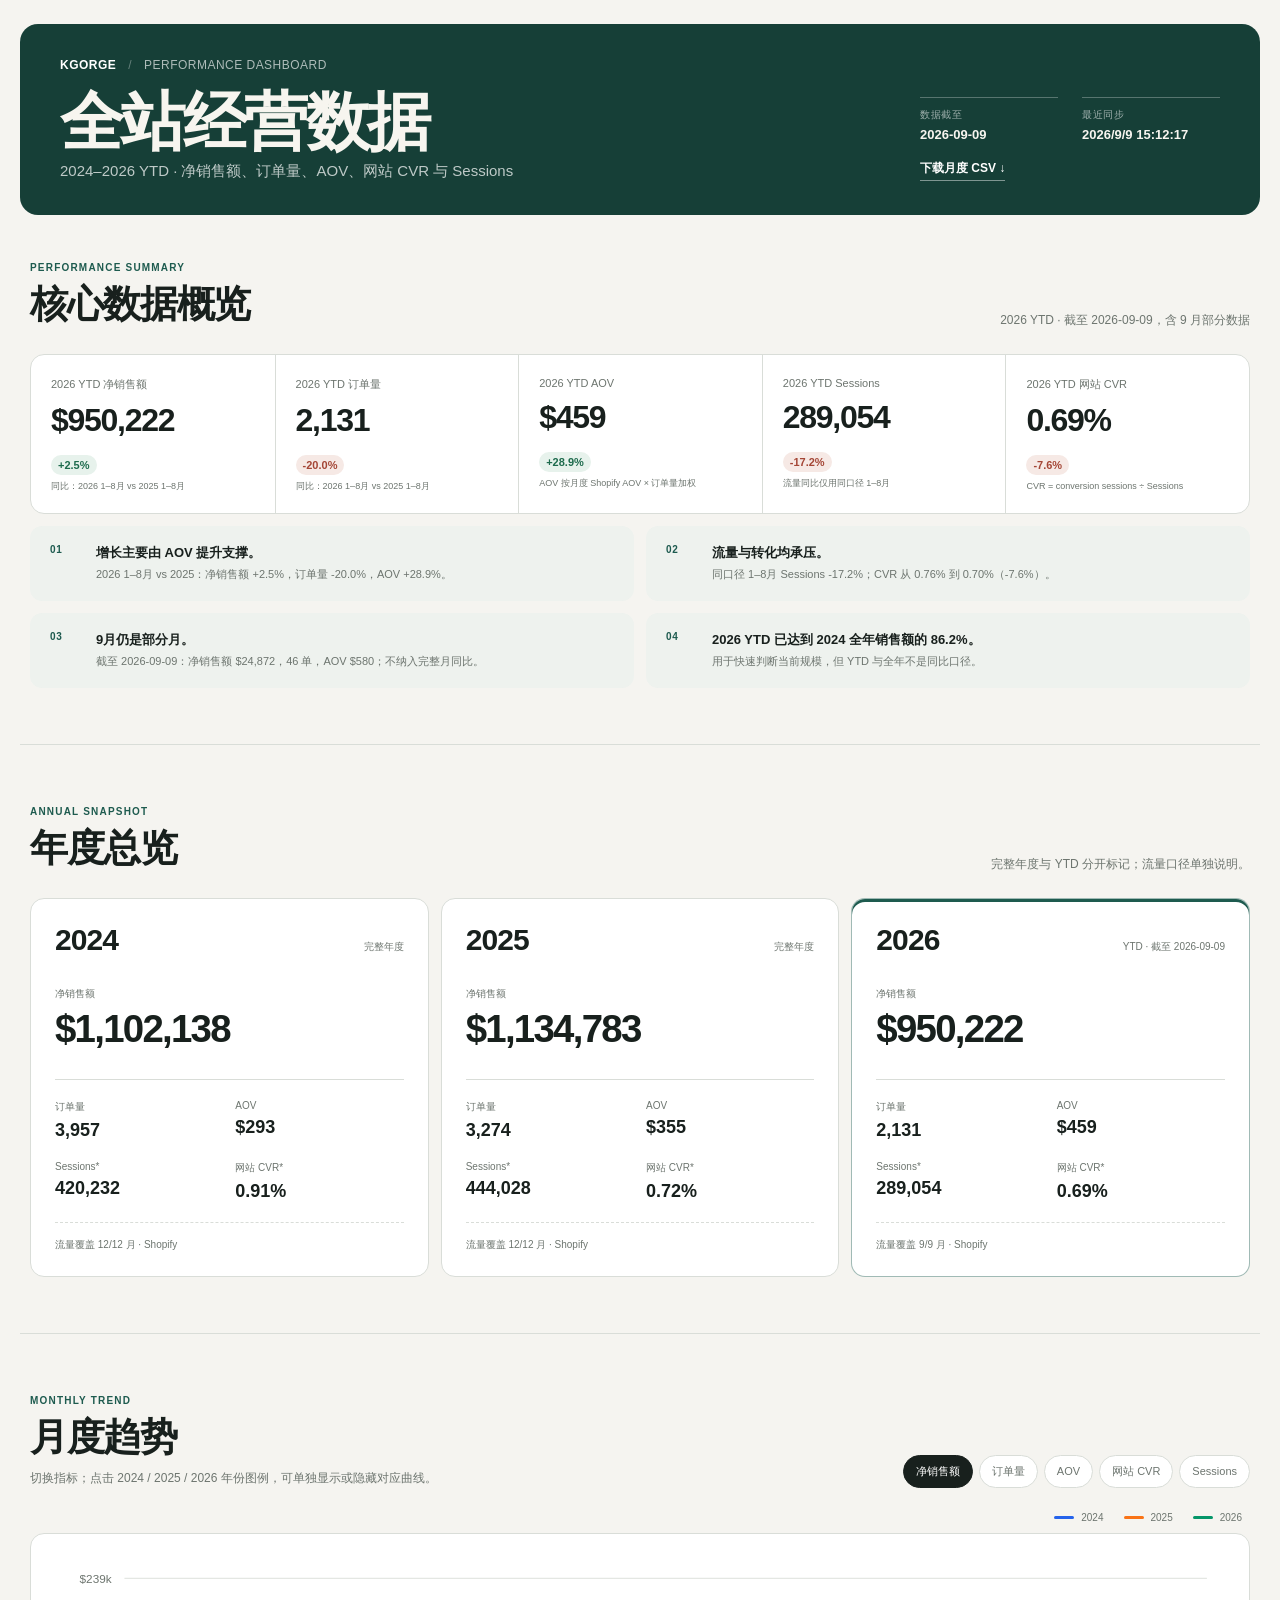
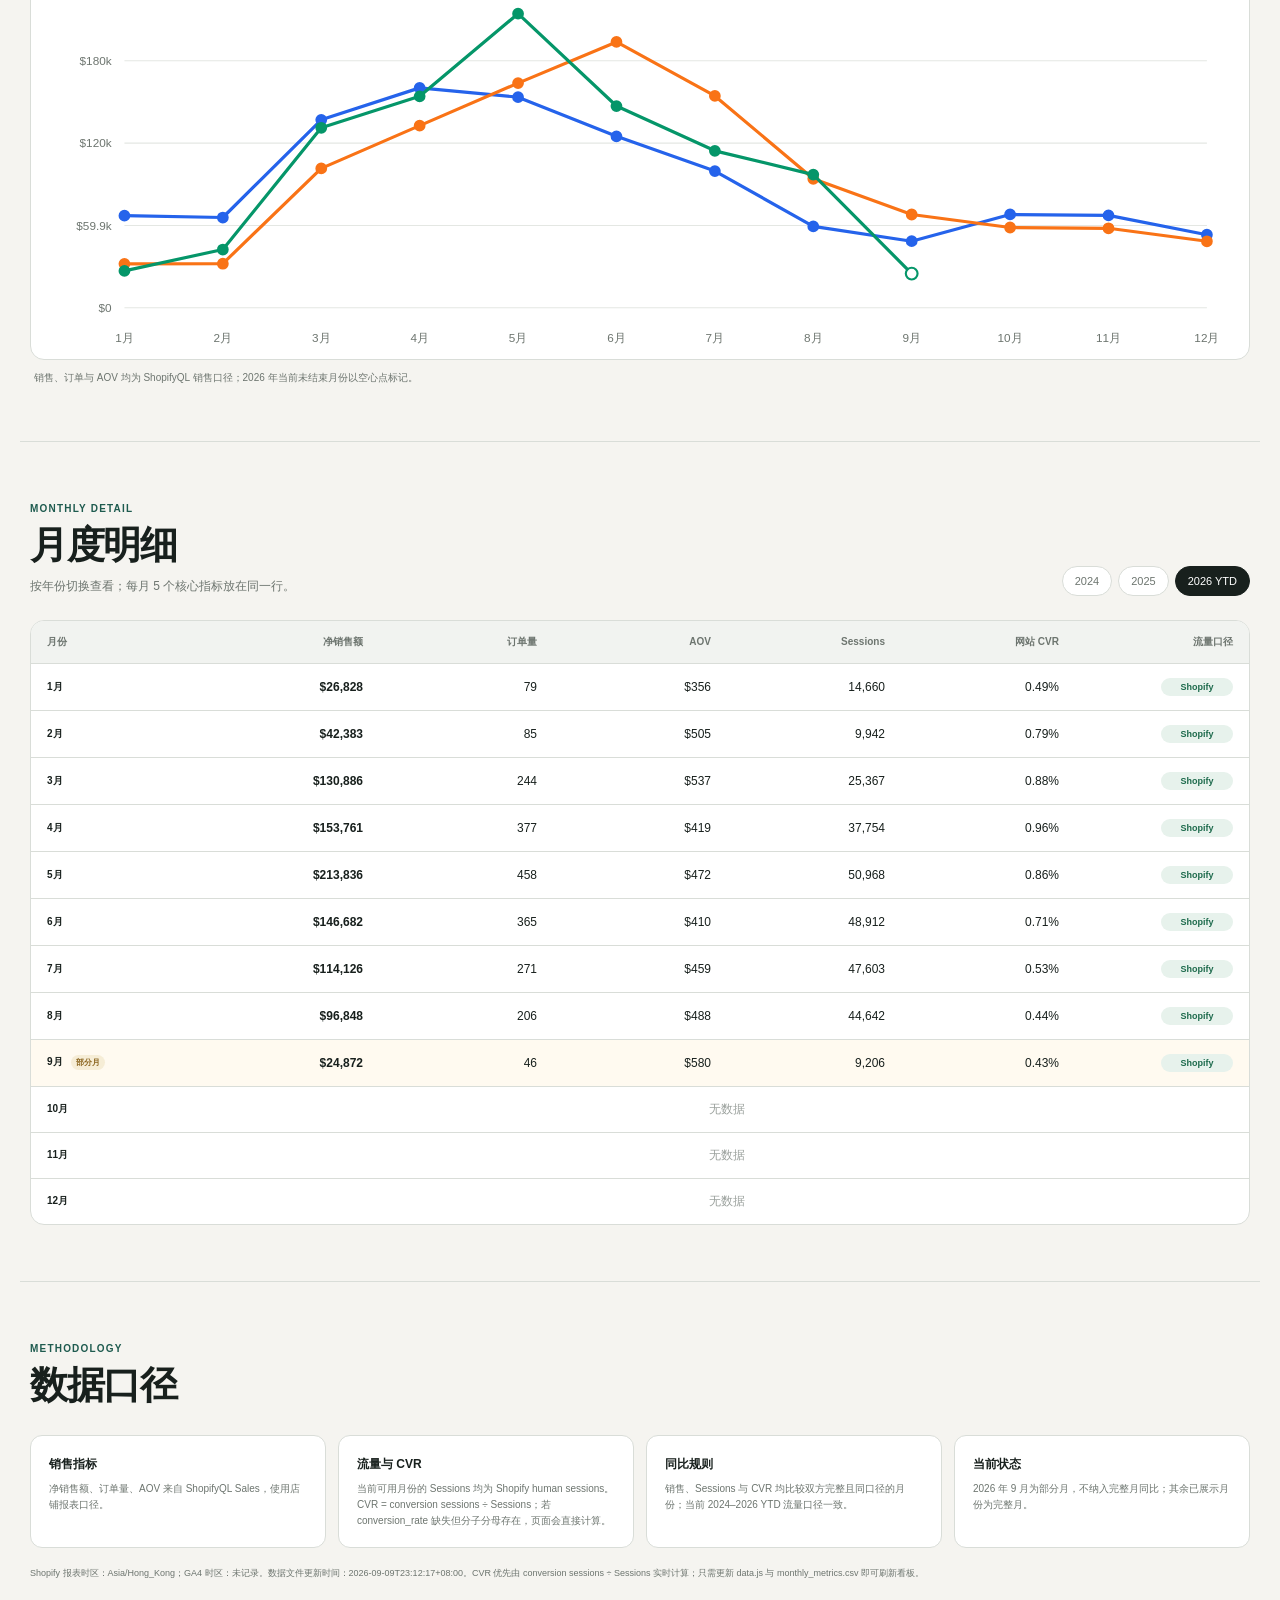
<file: kgorge-performance-dashboard/index.html>
<!doctype html>
<html lang="zh-CN">
<head>
  <meta charset="utf-8">
  <meta name="viewport" content="width=device-width, initial-scale=1">
  <meta name="theme-color" content="#163f37">
  <meta name="description" content="KGORGE 2024-2026 YTD site performance dashboard: net sales, orders, AOV, CVR and sessions by month.">
  <title>KGORGE 全站经营数据</title>
  <link rel="stylesheet" href="styles.css">
  <script src="data.js" defer></script>
  <script src="app.js" defer></script>
  <script src="../performance-dashboard/trend-toggle.js?v=20260910-2" defer></script>
</head>
<body>
  <main class="page-shell">
    <header class="hero">
      <div class="hero-main">
        <div class="eyebrow"><a href="https://kgorge.com/">KGORGE</a><span>Performance Dashboard</span></div>
        <h1>全站经营数据</h1>
        <p class="hero-subtitle">2024–2026 YTD · 净销售额、订单量、AOV、网站 CVR 与 Sessions</p>
      </div>
      <div class="hero-meta">
        <div><span>数据截至</span><strong id="dataThrough">—</strong></div>
        <div><span>最近同步</span><strong id="syncTime">—</strong></div>
        <a class="download-link" href="monthly_metrics.csv" download>下载月度 CSV ↓</a>
      </div>
    </header>

    <section class="executive" aria-labelledby="executiveTitle">
      <div class="section-heading">
        <div>
          <span class="section-kicker">Performance summary</span>
          <h2 id="executiveTitle">核心数据概览</h2>
        </div>
        <p id="executiveRange">—</p>
      </div>
      <div class="kpi-grid" id="executiveKpis"></div>
      <div class="insight-grid" id="insightGrid"></div>
    </section>

    <section class="annual" aria-labelledby="annualTitle">
      <div class="section-heading">
        <div>
          <span class="section-kicker">Annual snapshot</span>
          <h2 id="annualTitle">年度总览</h2>
        </div>
        <p>完整年度与 YTD 分开标记；流量口径单独说明。</p>
      </div>
      <div class="year-grid" id="yearCards"></div>
    </section>

    <section class="trend" aria-labelledby="trendTitle">
      <div class="section-heading trend-heading">
        <div>
          <span class="section-kicker">Monthly trend</span>
          <h2 id="trendTitle">月度趋势</h2>
          <p>切换指标；点击 2024 / 2025 / 2026 年份图例，可单独显示或隐藏对应曲线。</p>
        </div>
        <div class="metric-switch" id="metricSwitch" aria-label="选择趋势指标"></div>
      </div>
      <div class="legend" id="legend" aria-label="点击年份显示或隐藏曲线"></div>
      <div class="chart-frame">
        <svg id="trendChart" viewBox="0 0 1120 390" role="img" aria-labelledby="chartTitle chartDesc">
          <title id="chartTitle">月度趋势图</title>
          <desc id="chartDesc">2024、2025、2026 三年月度指标对比。</desc>
        </svg>
      </div>
      <p class="chart-note" id="chartNote"></p>
    </section>

    <section class="monthly" aria-labelledby="monthlyTitle">
      <div class="section-heading monthly-heading">
        <div>
          <span class="section-kicker">Monthly detail</span>
          <h2 id="monthlyTitle">月度明细</h2>
          <p>按年份切换查看；每月 5 个核心指标放在同一行。</p>
        </div>
        <div class="year-switch" id="yearSwitch" aria-label="选择年份"></div>
      </div>
      <div class="table-wrap">
        <table>
          <thead>
            <tr>
              <th scope="col">月份</th>
              <th scope="col">净销售额</th>
              <th scope="col">订单量</th>
              <th scope="col">AOV</th>
              <th scope="col">Sessions</th>
              <th scope="col">网站 CVR</th>
              <th scope="col">流量口径</th>
            </tr>
          </thead>
          <tbody id="monthlyRows"></tbody>
        </table>
      </div>
    </section>

    <aside class="method" aria-labelledby="methodTitle">
      <div class="section-heading">
        <div>
          <span class="section-kicker">Methodology</span>
          <h2 id="methodTitle">数据口径</h2>
        </div>
      </div>
      <div class="method-grid">
        <div><strong>销售指标</strong><p>净销售额、订单量、AOV 来自 ShopifyQL Sales，使用店铺报表口径。</p></div>
        <div><strong>流量与 CVR</strong><p>当前可用月份的 Sessions 均为 Shopify human sessions。CVR = conversion sessions ÷ Sessions；若 conversion_rate 缺失但分子分母存在，页面会直接计算。</p></div>
        <div><strong>同比规则</strong><p>销售、Sessions 与 CVR 均比较双方完整且同口径的月份；当前 2024–2026 YTD 流量口径一致。</p></div>
        <div><strong>当前状态</strong><p>2026 年 9 月为部分月，不纳入完整月同比；其余已展示月份为完整月。</p></div>
      </div>
      <div class="source-line" id="sourceLine"></div>
    </aside>
  </main>
</body>
</html>
</file>
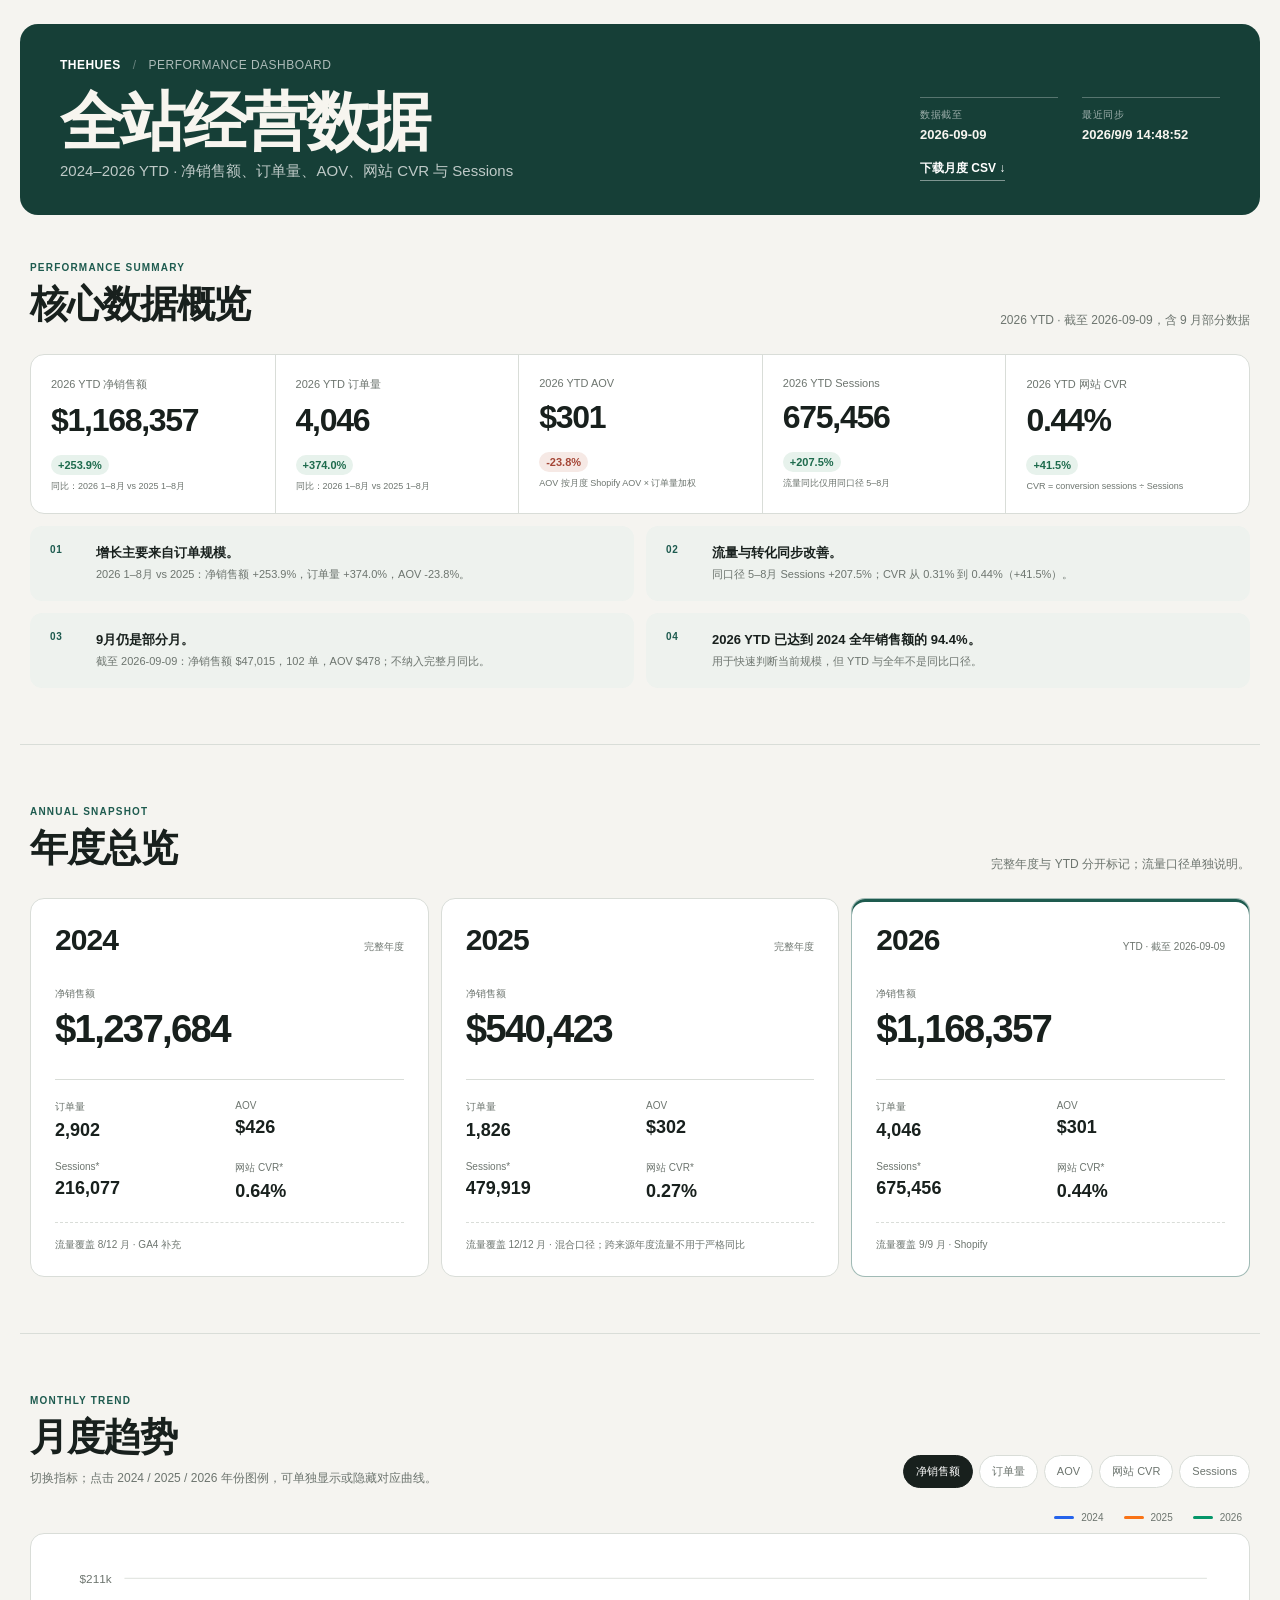
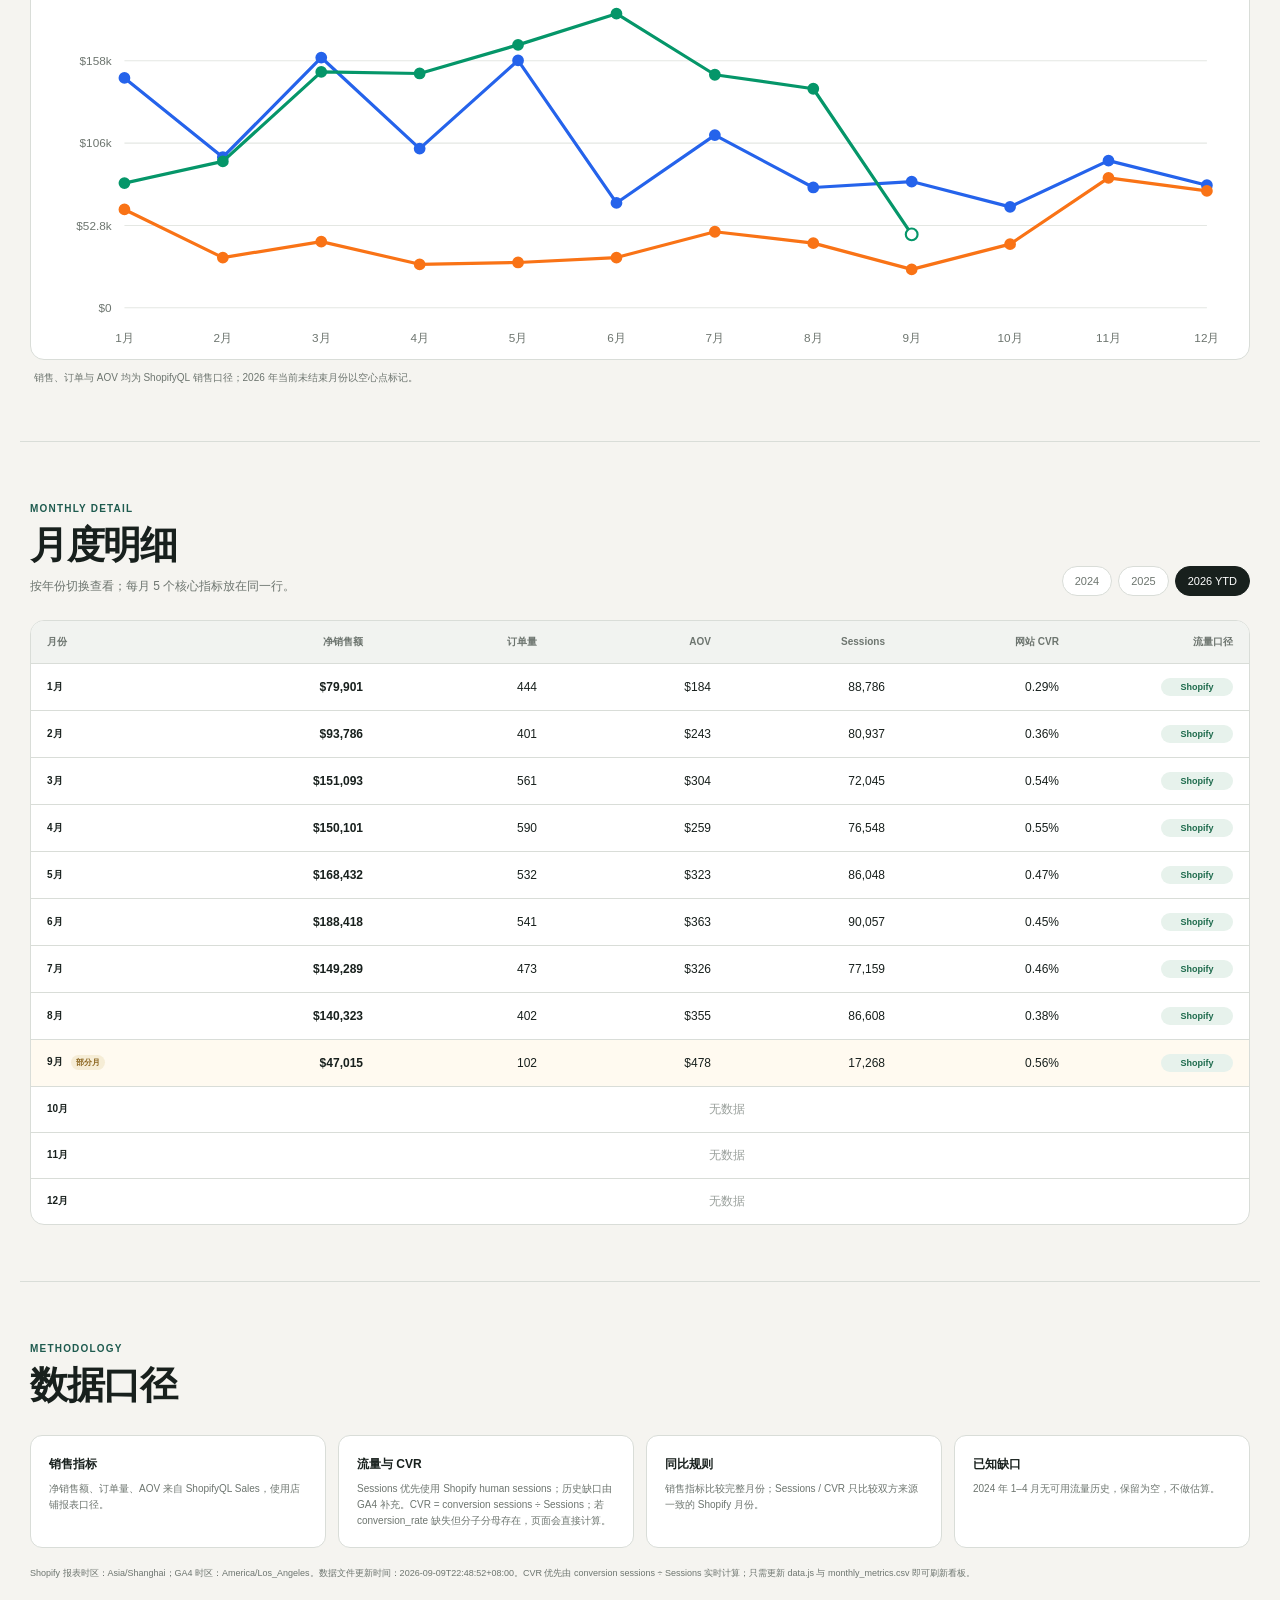
<file: performance-dashboard/index.html>
<!doctype html>
<html lang="zh-CN">
<head>
  <meta charset="utf-8">
  <meta name="viewport" content="width=device-width, initial-scale=1">
  <meta name="theme-color" content="#163f37">
  <meta name="description" content="TheHues 2024-2026 YTD site performance dashboard: net sales, orders, AOV, CVR and sessions by month.">
  <title>TheHues 全站经营数据</title>
  <link rel="stylesheet" href="styles.css">
  <script src="data.js" defer></script>
  <script src="app.js" defer></script>
  <script src="trend-toggle.js?v=20260910-2" defer></script>
</head>
<body>
  <main class="page-shell">
    <header class="hero">
      <div class="hero-main">
        <div class="eyebrow"><a href="https://thehues.com/">TheHues</a><span>Performance Dashboard</span></div>
        <h1>全站经营数据</h1>
        <p class="hero-subtitle">2024–2026 YTD · 净销售额、订单量、AOV、网站 CVR 与 Sessions</p>
      </div>
      <div class="hero-meta">
        <div><span>数据截至</span><strong id="dataThrough">—</strong></div>
        <div><span>最近同步</span><strong id="syncTime">—</strong></div>
        <a class="download-link" href="monthly_metrics.csv" download>下载月度 CSV ↓</a>
      </div>
    </header>

    <section class="executive" aria-labelledby="executiveTitle">
      <div class="section-heading">
        <div>
          <span class="section-kicker">Performance summary</span>
          <h2 id="executiveTitle">核心数据概览</h2>
        </div>
        <p id="executiveRange">—</p>
      </div>
      <div class="kpi-grid" id="executiveKpis"></div>
      <div class="insight-grid" id="insightGrid"></div>
    </section>

    <section class="annual" aria-labelledby="annualTitle">
      <div class="section-heading">
        <div>
          <span class="section-kicker">Annual snapshot</span>
          <h2 id="annualTitle">年度总览</h2>
        </div>
        <p>完整年度与 YTD 分开标记；流量口径单独说明。</p>
      </div>
      <div class="year-grid" id="yearCards"></div>
    </section>

    <section class="trend" aria-labelledby="trendTitle">
      <div class="section-heading trend-heading">
        <div>
          <span class="section-kicker">Monthly trend</span>
          <h2 id="trendTitle">月度趋势</h2>
          <p>切换指标；点击 2024 / 2025 / 2026 年份图例，可单独显示或隐藏对应曲线。</p>
        </div>
        <div class="metric-switch" id="metricSwitch" aria-label="选择趋势指标"></div>
      </div>
      <div class="legend" id="legend" aria-label="点击年份显示或隐藏曲线"></div>
      <div class="chart-frame">
        <svg id="trendChart" viewBox="0 0 1120 390" role="img" aria-labelledby="chartTitle chartDesc">
          <title id="chartTitle">月度趋势图</title>
          <desc id="chartDesc">2024、2025、2026 三年月度指标对比。</desc>
        </svg>
      </div>
      <p class="chart-note" id="chartNote"></p>
    </section>

    <section class="monthly" aria-labelledby="monthlyTitle">
      <div class="section-heading monthly-heading">
        <div>
          <span class="section-kicker">Monthly detail</span>
          <h2 id="monthlyTitle">月度明细</h2>
          <p>按年份切换查看；每月 5 个核心指标放在同一行。</p>
        </div>
        <div class="year-switch" id="yearSwitch" aria-label="选择年份"></div>
      </div>
      <div class="table-wrap">
        <table>
          <thead>
            <tr>
              <th scope="col">月份</th>
              <th scope="col">净销售额</th>
              <th scope="col">订单量</th>
              <th scope="col">AOV</th>
              <th scope="col">Sessions</th>
              <th scope="col">网站 CVR</th>
              <th scope="col">流量口径</th>
            </tr>
          </thead>
          <tbody id="monthlyRows"></tbody>
        </table>
      </div>
    </section>

    <aside class="method" aria-labelledby="methodTitle">
      <div class="section-heading">
        <div>
          <span class="section-kicker">Methodology</span>
          <h2 id="methodTitle">数据口径</h2>
        </div>
      </div>
      <div class="method-grid">
        <div><strong>销售指标</strong><p>净销售额、订单量、AOV 来自 ShopifyQL Sales，使用店铺报表口径。</p></div>
        <div><strong>流量与 CVR</strong><p>Sessions 优先使用 Shopify human sessions；历史缺口由 GA4 补充。CVR = conversion sessions ÷ Sessions；若 conversion_rate 缺失但分子分母存在，页面会直接计算。</p></div>
        <div><strong>同比规则</strong><p>销售指标比较完整月份；Sessions / CVR 只比较双方来源一致的 Shopify 月份。</p></div>
        <div><strong>已知缺口</strong><p>2024 年 1–4 月无可用流量历史，保留为空，不做估算。</p></div>
      </div>
      <div class="source-line" id="sourceLine"></div>
    </aside>
  </main>
</body>
</html>
</file>
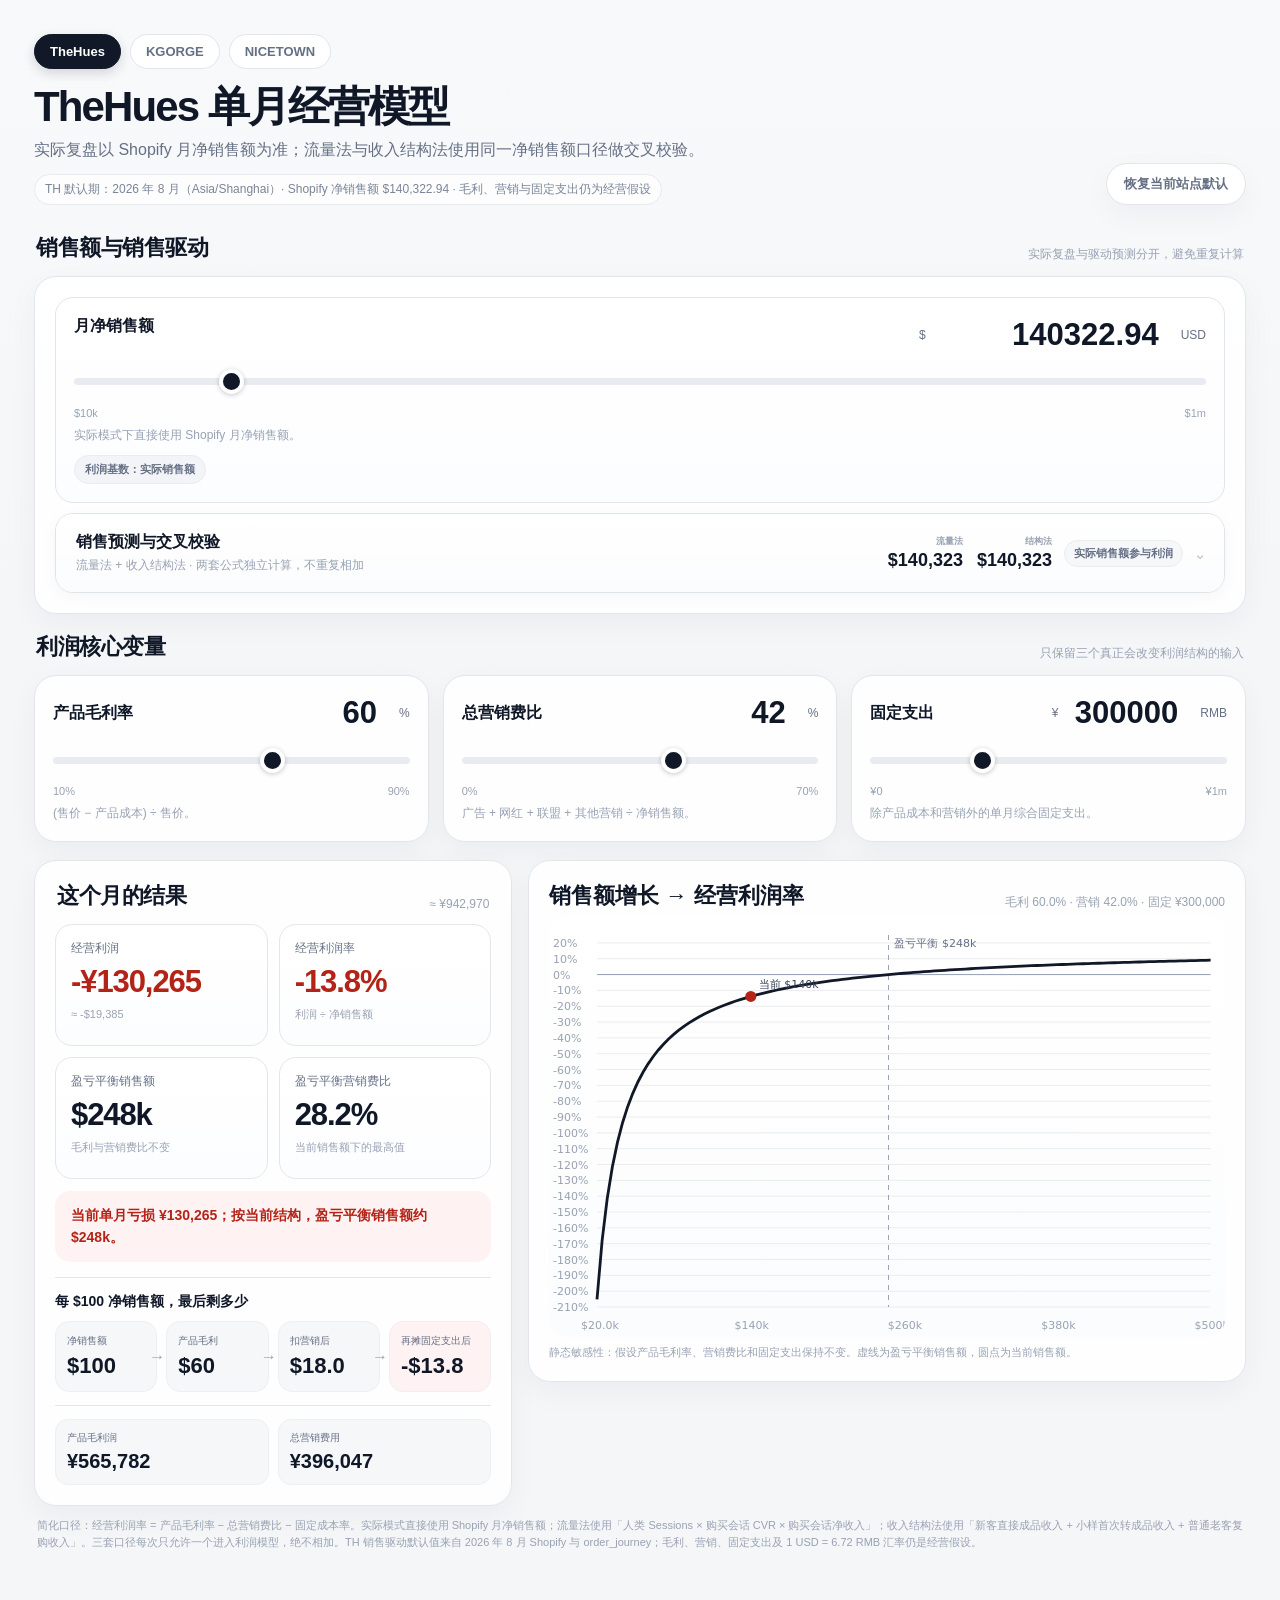
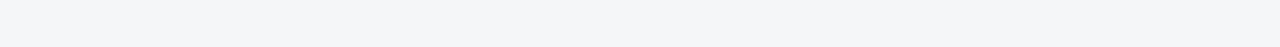
<file: profit-model/index.html>
<!DOCTYPE html>
<html lang="zh-CN">
<head>
<meta charset="utf-8"/>
<meta content="width=device-width,initial-scale=1,viewport-fit=cover" name="viewport"/>
<meta content="#f5f6f8" name="theme-color"/>
<title>多站点单月经营模型</title>
<link href="styles-v14.css" rel="stylesheet"/></head>
<body>
<main class="shell">
<header class="header"><div><div class="site-switch"><button class="site-btn active" data-site="thehues">TheHues</button><button class="site-btn" data-site="kgorge">KGORGE</button><button class="site-btn" data-site="nicetown">NICETOWN</button></div><h1 id="pageTitle">TheHues 单月经营模型</h1><p id="pageDesc"></p><div class="site-note" id="siteNote"></div></div><button class="reset" id="resetBtn">恢复当前站点默认</button></header>
<div class="section-title"><h2>销售额与销售驱动</h2><small>实际复盘与驱动预测分开，避免重复计算</small></div>
<section class="card sales-card">
<div class="sales-main" id="salesMain"><div class="control-top"><span class="label" id="salesLabel">月净销售额</span><div class="valuebox"><span class="unit">$</span><input id="salesN" max="1000000" min="0" step="1000" type="number"/><span class="unit">USD</span></div></div><input id="salesR" max="1000000" min="10000" step="1000" type="range"/><div class="ends"><span>$10k</span><span>$1m</span></div><div class="helper" id="salesHelper"></div><div class="sales-badge" id="salesBadge"></div></div>
<details class="driver-details" id="driverDetails"><summary><div><div class="driver-summary-title">销售预测与交叉校验</div><div class="driver-summary-sub">流量法 + 收入结构法 · 两套公式独立计算，不重复相加</div></div><div class="driver-summary-right"><div class="driver-summary-values"><div class="summary-method"><span class="sm-label">流量法</span><span class="sm-value" id="trafficSummaryOut">—</span></div><div class="summary-method"><span class="sm-label">结构法</span><span class="sm-value" id="structureSummaryOut">—</span></div></div><span class="driver-status" id="driverStatus">实际销售额参与利润</span><span class="chev">⌄</span></div></summary>
<div class="driver-body"><div class="mode-row"><div><div class="mode-title">利润使用哪一个销售额？</div><div class="mode-hint" id="modeHint"></div></div><div class="mode-switch three"><button class="mode-btn active" id="actualModeBtn">实际销售额</button><button class="mode-btn" id="trafficModeBtn">流量法</button><button class="mode-btn" id="structureModeBtn">收入结构法</button></div></div>
<div class="method-grid">
<div class="method-card" id="trafficMethodCard"><div class="method-head"><div><div class="method-kicker">方法 A</div><div class="method-title">流量法 · Shopify 净销售额</div><div class="method-formula">净销售额 = 人类 Sessions × 购买会话 CVR × 购买会话净收入</div></div><div class="method-output"><div class="n">预测净销售额</div><div class="v" id="trafficSalesOut">—</div></div></div><div class="method-body"><div class="traffic-inputs"><div class="field-box"><label>人类 Sessions</label><div class="field-row"><input id="sessionsN" type="number"/><span class="field-unit">次</span></div><input class="micro-range" id="sessionsR" max="300000" min="1000" step="100" type="range"/></div><div class="field-box"><label>购买会话 CVR</label><div class="field-row"><input id="cvrN" step="0.0001" type="number"/><span class="field-unit">%</span></div><input class="micro-range" id="cvrR" max="5" min="0.01" step="0.0001" type="range"/></div><div class="field-box"><label>购买会话净收入</label><div class="field-row"><span class="field-unit">$</span><input id="aovN" step="0.01" type="number"/></div><input class="micro-range" id="aovR" max="1000" min="20" step="1" type="range"/></div></div><div class="link-note">选择「流量法」后：拖上方净销售额 → 反推 Sessions；拖这里的 Sessions / CVR / 购买会话净收入 → 反推上方净销售额。</div><div class="forecast-note" style="margin-top:7px">购买会话净收入 = Shopify 净销售额 ÷ 完成结账的 Sessions，不是订单 AOV。这样可避免“一次购买会话产生多单”造成少算。</div></div></div>
<div class="method-card" id="structureMethodCard"><div class="method-head"><div><div class="method-kicker">方法 B</div><div class="method-title">收入结构法 · Shopify 净销售额</div><div class="method-formula">净销售额 = 新客直接成品净收入 + 小样首次转成品净收入 + 普通老客复购净收入</div></div><div class="method-output"><div class="n">预测净销售额</div><div class="v" id="structureSalesOut">—</div></div></div><div class="method-body"><div class="structure-grid">
<div class="structure-source"><div class="ss-head"><div><div class="ss-name">新客直接成品</div><div class="ss-formula">来自新客正单拆分，直接输入净收入</div></div><div class="ss-amount" id="directRevenueOut">—</div></div><div class="structure-inputs direct-only"><div class="tiny"><label>新客直接成品净收入</label><div class="tiny-row"><span class="tiny-unit">$</span><input id="directRevenueN" step="100" type="number"/></div><input class="micro-range" id="directRevenueR" max="1000000" min="0" step="1000" type="range"/></div></div></div>
<div class="structure-source"><div class="ss-head"><div><div class="ss-name">小样 → 首次成品</div><div class="ss-formula">90 天活跃小样池 × 月首转率 × 转化客月均净收入</div></div><div class="ss-amount" id="sampleRevenueOut">—</div></div><div class="structure-inputs"><div class="tiny"><label>90 天活跃小样池</label><div class="tiny-row"><input id="samplePoolN" type="number"/><span class="tiny-unit">人</span></div><input class="micro-range" id="samplePoolR" max="10000" min="0" step="1" type="range"/></div><div class="tiny"><label>月首转率</label><div class="tiny-row"><input id="sampleConvN" step="0.0001" type="number"/><span class="tiny-unit">%</span></div><input class="micro-range" id="sampleConvR" max="100" min="0" step="0.0001" type="range"/></div><div class="tiny"><label>转化客月均净收入</label><div class="tiny-row"><span class="tiny-unit">$</span><input id="sampleAovN" step="0.01" type="number"/></div><input class="micro-range" id="sampleAovR" max="2000" min="20" step="1" type="range"/></div></div></div>
<div class="structure-source"><div class="ss-head"><div><div class="ss-name">普通老客户复购</div><div class="ss-formula">当月正单客户 × 普通老客占比 × 老客月均净收入</div></div><div class="ss-amount" id="oldRevenueOut">—</div></div><div class="structure-inputs"><div class="tiny"><label>当月正单客户</label><div class="tiny-row"><input id="oldPoolN" type="number"/><span class="tiny-unit">人</span></div><input class="micro-range" id="oldPoolR" max="100000" min="0" step="1" type="range"/></div><div class="tiny"><label>普通老客占比</label><div class="tiny-row"><input id="oldRepeatN" step="0.0001" type="number"/><span class="tiny-unit">%</span></div><input class="micro-range" id="oldRepeatR" max="100" min="0" step="0.0001" type="range"/></div><div class="tiny"><label>老客月均净收入</label><div class="tiny-row"><span class="tiny-unit">$</span><input id="oldAovN" step="0.01" type="number"/></div><input class="micro-range" id="oldAovR" max="2000" min="20" step="1" type="range"/></div></div></div>
</div><div class="link-note">选择「收入结构法」后：拖上方销售额 → 按当前三类收入占比同比例缩放；拖这里任一参数 → 反向更新上方销售额。</div><div class="forecast-note" id="driverNote" style="margin-top:7px"></div></div></div>
</div>
<div class="reconcile"><div><div class="r-title">两种预测方法交叉校验</div><div class="r-sub">两套模型独立估算净销售额。差异越小，说明流量效率与收入结构越一致；不会把两套结果相加。</div></div><div class="reconcile-metric"><div class="n">结构法 − 流量法</div><div class="v" id="forecastDiffOut">—</div></div><div class="reconcile-metric"><div class="n">相对差异</div><div class="v" id="forecastDiffPctOut">—</div></div></div>
</div></details></section>
<div class="section-title"><h2>利润核心变量</h2><small>只保留三个真正会改变利润结构的输入</small></div>
<section class="core-grid"><div class="control"><div class="control-top"><span class="label">产品毛利率</span><div class="valuebox"><input id="grossN" step="0.5" type="number"/><span class="unit">%</span></div></div><input id="grossR" max="90" min="10" step="0.5" type="range"/><div class="ends"><span>10%</span><span>90%</span></div><div class="helper">(售价 − 产品成本) ÷ 售价。</div></div><div class="control"><div class="control-top"><span class="label">总营销费比</span><div class="valuebox"><input id="marketingN" step="0.5" type="number"/><span class="unit">%</span></div></div><input id="marketingR" max="70" min="0" step="0.5" type="range"/><div class="ends"><span>0%</span><span>70%</span></div><div class="helper">广告 + 网红 + 联盟 + 其他营销 ÷ 净销售额。</div></div><div class="control"><div class="control-top"><span class="label">固定支出</span><div class="valuebox"><span class="unit">¥</span><input id="fixedN" step="10000" type="number"/><span class="unit">RMB</span></div></div><input id="fixedR" max="1000000" min="0" step="10000" type="range"/><div class="ends"><span>¥0</span><span>¥1m</span></div><div class="helper">除产品成本和营销外的单月综合固定支出。</div></div></section>
<section class="dashboard"><div class="card card-pad"><div class="section-title"><h2>这个月的结果</h2><small id="salesRmbSmall">—</small></div><div class="kpis"><div class="kpi"><div class="n">经营利润</div><div class="v" id="profitOut">—</div><div class="s" id="profitUsdOut">—</div></div><div class="kpi"><div class="n">经营利润率</div><div class="v" id="marginOut">—</div><div class="s">利润 ÷ 净销售额</div></div><div class="kpi"><div class="n">盈亏平衡销售额</div><div class="v" id="beSalesOut">—</div><div class="s">毛利与营销费比不变</div></div><div class="kpi"><div class="n">盈亏平衡营销费比</div><div class="v" id="beMarketingOut">—</div><div class="s">当前销售额下的最高值</div></div></div><div class="status" id="status"></div><div class="waterfall"><div class="waterfall-title">每 $100 净销售额，最后剩多少</div><div class="steps"><div class="step"><div class="n">净销售额</div><div class="v">$100</div></div><div class="step"><div class="n">产品毛利</div><div class="v" id="flowGross">—</div></div><div class="step"><div class="n">扣营销后</div><div class="v" id="flowAfterMkt">—</div></div><div class="step" id="flowFinalBox"><div class="n">再摊固定支出后</div><div class="v" id="flowFinal">—</div></div></div></div><div class="quick-lines"><div class="quick"><div class="n">产品毛利润</div><div class="v" id="grossProfitOut">—</div></div><div class="quick"><div class="n">总营销费用</div><div class="v" id="marketingAmtOut">—</div></div></div></div><div class="card chart-card"><div class="chart-head"><h2>销售额增长 → 经营利润率</h2><div class="chart-meta" id="chartMeta"></div></div><div class="chartbox"><canvas id="chart"></canvas><div class="tip" id="tip"></div></div><div class="chart-note">静态敏感性：假设产品毛利率、营销费比和固定支出保持不变。虚线为盈亏平衡销售额，圆点为当前销售额。</div></div></section>
<div class="footer-note">简化口径：经营利润率 = 产品毛利率 − 总营销费比 − 固定成本率。实际模式直接使用 Shopify 月净销售额；流量法使用「人类 Sessions × 购买会话 CVR × 购买会话净收入」；收入结构法使用「新客直接成品收入 + 小样首次转成品收入 + 普通老客复购收入」。三套口径每次只允许一个进入利润模型，绝不相加。TH 销售驱动默认值来自 2026 年 8 月 Shopify 与 order_journey；毛利、营销、固定支出及 1 USD = 6.72 RMB 汇率仍是经营假设。</div>
</main>
<script src="app-v14.js"></script></body></html>
</file>
<file: kgorge-performance-dashboard/styles.css>
:root {
  --bg: #f5f4f0;
  --surface: #fff;
  --ink: #18201d;
  --muted: #6d756f;
  --line: #d9ddd8;
  --soft: #ecefe9;
  --pine: #1e5b4f;
  --pine-dark: #163f37;
  --clay: #b76742;
  --stone: #8f948d;
  --good: #1e6b4d;
  --bad: #a44636;
  --warn: #8a641e;
  --white: #fff;
}

* { box-sizing: border-box; }
html { background: var(--bg); color: var(--ink); }
body {
  margin: 0;
  font-family: Inter, "Segoe UI Variable", "Segoe UI", Arial, sans-serif;
  font-variant-numeric: tabular-nums;
  -webkit-font-smoothing: antialiased;
}
a { color: inherit; }
button { font: inherit; }
.page-shell { width: min(1320px, calc(100% - 40px)); margin: 0 auto; padding: 24px 0 64px; }

.hero {
  display: grid;
  grid-template-columns: minmax(0, 1fr) auto;
  gap: 32px;
  align-items: end;
  padding: 34px 40px;
  background: var(--pine-dark);
  color: #f7f5ef;
  border-radius: 18px;
}
.eyebrow { display: flex; align-items: center; gap: 12px; color: rgba(255,255,255,.65); font-size: 12px; letter-spacing: .04em; text-transform: uppercase; }
.eyebrow a { color: #fff; font-weight: 700; text-decoration: none; }
.eyebrow span::before { content: "/"; margin-right: 12px; color: rgba(255,255,255,.35); }
.hero h1 { margin: 18px 0 8px; font-size: clamp(40px, 5vw, 68px); line-height: 1; letter-spacing: -.04em; }
.hero-subtitle { margin: 0; color: rgba(255,255,255,.72); font-size: 15px; }
.hero-meta { min-width: 300px; display: grid; grid-template-columns: 1fr 1fr; gap: 18px 24px; align-items: end; }
.hero-meta div { padding-top: 10px; border-top: 1px solid rgba(255,255,255,.28); }
.hero-meta span { display: block; color: rgba(255,255,255,.58); font-size: 10px; margin-bottom: 5px; text-transform: uppercase; letter-spacing: .06em; }
.hero-meta strong { display: block; font-size: 13px; font-weight: 600; white-space: nowrap; }
.download-link { grid-column: 1 / -1; justify-self: start; color: #fff; text-decoration: none; font-size: 12px; font-weight: 700; border-bottom: 1px solid rgba(255,255,255,.45); padding-bottom: 3px; }

section, aside { padding: 56px 10px; border-bottom: 1px solid var(--line); }
.section-heading { display: flex; justify-content: space-between; gap: 24px; align-items: end; margin-bottom: 24px; }
.section-heading h2 { margin: 4px 0 0; font-size: clamp(28px, 3vw, 40px); letter-spacing: -.035em; }
.section-heading p { margin: 6px 0 0; color: var(--muted); font-size: 12px; line-height: 1.55; }
.section-kicker { color: var(--pine); font-size: 10px; font-weight: 800; letter-spacing: .12em; text-transform: uppercase; }

.executive { padding-top: 42px; }
.kpi-grid { display: grid; grid-template-columns: repeat(5, 1fr); background: var(--surface); border: 1px solid var(--line); border-radius: 14px; overflow: hidden; }
.kpi-card { padding: 22px 20px 20px; min-width: 0; }
.kpi-card + .kpi-card { border-left: 1px solid var(--line); }
.kpi-label { display: block; color: var(--muted); font-size: 11px; }
.kpi-value { display: block; margin-top: 10px; font-size: clamp(26px, 2.5vw, 38px); letter-spacing: -.04em; white-space: nowrap; }
.kpi-foot { margin-top: 16px; display: flex; flex-direction: column; gap: 5px; }
.kpi-delta { width: max-content; padding: 4px 7px; border-radius: 999px; font-size: 11px; font-weight: 750; }
.kpi-delta.up { color: var(--good); background: #e7f2ec; }
.kpi-delta.down { color: var(--bad); background: #f6e9e5; }
.kpi-delta.neutral { color: var(--muted); background: var(--soft); }
.kpi-foot small { color: var(--muted); font-size: 9px; line-height: 1.4; }

.insight-grid { display: grid; grid-template-columns: repeat(2, 1fr); gap: 12px; margin-top: 12px; }
.insight-card { display: grid; grid-template-columns: 34px 1fr; gap: 12px; padding: 18px 20px; background: #eef2ee; border-radius: 12px; }
.insight-number { color: var(--pine); font-size: 10px; font-weight: 800; letter-spacing: .08em; }
.insight-card strong { display: block; font-size: 13px; margin-bottom: 4px; }
.insight-card span:not(.insight-number) { display: block; color: var(--muted); font-size: 11px; line-height: 1.55; }

.year-grid { display: grid; grid-template-columns: repeat(3, 1fr); gap: 12px; }
.year-card { padding: 24px; background: var(--surface); border: 1px solid var(--line); border-radius: 14px; }
.year-card.partial { border-color: rgba(30,91,79,.42); box-shadow: inset 0 3px 0 var(--pine); }
.year-head { display: flex; align-items: baseline; justify-content: space-between; gap: 12px; }
.year-head h3 { margin: 0; font-size: 30px; letter-spacing: -.03em; }
.year-head span { color: var(--muted); font-size: 10px; }
.year-sales { margin-top: 30px; }
.year-sales span, .year-metrics span { display: block; color: var(--muted); font-size: 10px; margin-bottom: 6px; }
.year-sales strong { font-size: clamp(28px, 3vw, 42px); letter-spacing: -.045em; }
.year-metrics { display: grid; grid-template-columns: repeat(2, 1fr); gap: 20px 12px; margin-top: 28px; padding-top: 20px; border-top: 1px solid var(--line); }
.year-metrics strong { font-size: 18px; }
.coverage { margin: 20px 0 0; padding-top: 14px; border-top: 1px dashed var(--line); color: var(--muted); font-size: 10px; line-height: 1.55; }

.trend-heading { align-items: end; }
.metric-switch, .year-switch { display: flex; flex-wrap: wrap; justify-content: flex-end; gap: 6px; }
.metric-switch button, .year-switch button { appearance: none; border: 1px solid var(--line); background: var(--surface); color: var(--muted); padding: 8px 12px; border-radius: 999px; font-size: 11px; cursor: pointer; }
.metric-switch button:hover, .year-switch button:hover { border-color: var(--ink); color: var(--ink); }
.metric-switch button[aria-pressed="true"], .year-switch button[aria-pressed="true"] { background: var(--ink); border-color: var(--ink); color: #fff; }
.metric-switch button:focus-visible, .year-switch button:focus-visible { outline: 3px solid rgba(30,91,79,.2); outline-offset: 2px; }
.legend { display: flex; justify-content: flex-end; gap: 20px; margin: 0 8px 10px; color: var(--muted); font-size: 10px; }
.legend span { display: inline-flex; align-items: center; gap: 7px; }
.legend i { width: 20px; height: 3px; display: inline-block; border-radius: 2px; }
.chart-frame { overflow-x: auto; background: var(--surface); border: 1px solid var(--line); border-radius: 14px; padding: 8px 10px 0; }
#trendChart { display: block; width: 100%; min-width: 780px; height: auto; }
.grid-line { stroke: #e4e7e3; stroke-width: 1; }
.axis-text { fill: var(--muted); font-size: 11px; font-family: Inter, "Segoe UI", Arial, sans-serif; }
.trend-line { fill: none; stroke-width: 3; stroke-linejoin: round; stroke-linecap: round; }
.trend-point { stroke-width: 2; }
.chart-note { margin: 10px 4px 0; color: var(--muted); font-size: 10px; line-height: 1.5; }

.monthly-heading { align-items: end; }
.table-wrap { overflow-x: auto; background: var(--surface); border: 1px solid var(--line); border-radius: 14px; }
table { width: 100%; border-collapse: collapse; table-layout: fixed; min-width: 920px; }
thead { background: #f1f3f0; }
th, td { padding: 14px 16px; border-bottom: 1px solid var(--line); text-align: right; font-size: 12px; }
th { color: var(--muted); font-size: 10px; font-weight: 700; }
th:first-child, td:first-child { text-align: left; }
tbody th { color: var(--ink); font-weight: 650; }
tbody tr:last-child th, tbody tr:last-child td { border-bottom: 0; }
tbody tr:hover { background: #fafbf9; }
.primary-cell { font-weight: 750; }
.partial-row { background: #fffaf0; }
.partial-badge { display: inline-block; margin-left: 8px; padding: 2px 5px; border-radius: 999px; color: var(--warn); background: #f6edd6; font-size: 8px; vertical-align: middle; }
.source-badge { display: inline-block; min-width: 72px; text-align: center; padding: 4px 7px; border-radius: 999px; font-size: 9px; font-weight: 700; }
.source-badge.shopify { color: var(--good); background: #e7f2ec; }
.source-badge.ga4 { color: #70511c; background: #f5eedc; }
.source-badge.missing { color: var(--muted); background: var(--soft); }
.empty-row td { color: #9aa09c; text-align: center; }

.method { border-bottom: 0; padding-bottom: 20px; }
.method-grid { display: grid; grid-template-columns: repeat(4, 1fr); gap: 12px; }
.method-grid > div { padding: 18px; background: var(--surface); border: 1px solid var(--line); border-radius: 12px; }
.method-grid strong { font-size: 12px; }
.method-grid p { margin: 8px 0 0; color: var(--muted); font-size: 10px; line-height: 1.6; }
.source-line { margin-top: 18px; color: var(--muted); font-size: 9px; line-height: 1.6; }

@media (max-width: 1050px) {
  .kpi-grid { grid-template-columns: repeat(2, 1fr); }
  .kpi-card + .kpi-card { border-left: 0; }
  .kpi-card:nth-child(even) { border-left: 1px solid var(--line); }
  .kpi-card:nth-child(n+3) { border-top: 1px solid var(--line); }
  .kpi-card:last-child { grid-column: 1 / -1; }
  .year-grid { grid-template-columns: 1fr; }
  .method-grid { grid-template-columns: repeat(2, 1fr); }
}

@media (max-width: 760px) {
  .page-shell { width: 100%; padding-top: 0; }
  .hero { border-radius: 0; grid-template-columns: 1fr; padding: 30px 22px; }
  .hero-meta { min-width: 0; }
  section, aside { padding: 44px 20px; }
  .section-heading { align-items: flex-start; flex-direction: column; gap: 8px; }
  .kpi-grid { grid-template-columns: 1fr; }
  .kpi-card:nth-child(even), .kpi-card + .kpi-card { border-left: 0; }
  .kpi-card:nth-child(n+2) { border-top: 1px solid var(--line); }
  .kpi-card:last-child { grid-column: auto; }
  .insight-grid { grid-template-columns: 1fr; }
  .metric-switch, .year-switch, .legend { justify-content: flex-start; }
  .method-grid { grid-template-columns: 1fr; }
}

@media (max-width: 480px) {
  .hero h1 { font-size: 42px; }
  .hero-meta { grid-template-columns: 1fr; }
  .download-link { grid-column: auto; }
  .year-card { padding: 20px; }
}

/* Interactive trend tooltip */
.trend-hit { cursor: crosshair; outline: none; }
.trend-hit:focus { outline: none; }
.trend-point { transition: r .12s ease, opacity .12s ease; }
.chart-tooltip {
  position: fixed;
  z-index: 9999;
  min-width: 150px;
  max-width: 220px;
  padding: 11px 12px;
  border-radius: 10px;
  background: rgba(24, 32, 29, .96);
  color: #fff;
  box-shadow: 0 10px 28px rgba(0, 0, 0, .18);
  pointer-events: none;
  font-variant-numeric: tabular-nums;
}
.chart-tooltip[hidden] { display: none; }
.tooltip-head { display: flex; align-items: center; gap: 8px; margin-bottom: 8px; }
.tooltip-head i { width: 9px; height: 9px; border-radius: 50%; flex: 0 0 auto; }
.tooltip-head strong { font-size: 12px; }
.chart-tooltip > span { display: block; color: rgba(255,255,255,.62); font-size: 10px; }
.chart-tooltip > b { display: block; margin-top: 2px; font-size: 20px; letter-spacing: -.02em; }
.chart-tooltip > small { display: block; margin-top: 7px; color: rgba(255,255,255,.58); font-size: 9px; }
</file>
<file: performance-dashboard/styles.css>
:root {
  --bg: #f5f4f0;
  --surface: #fff;
  --ink: #18201d;
  --muted: #6d756f;
  --line: #d9ddd8;
  --soft: #ecefe9;
  --pine: #1e5b4f;
  --pine-dark: #163f37;
  --clay: #b76742;
  --stone: #8f948d;
  --good: #1e6b4d;
  --bad: #a44636;
  --warn: #8a641e;
  --white: #fff;
}

* { box-sizing: border-box; }
html { background: var(--bg); color: var(--ink); }
body {
  margin: 0;
  font-family: Inter, "Segoe UI Variable", "Segoe UI", Arial, sans-serif;
  font-variant-numeric: tabular-nums;
  -webkit-font-smoothing: antialiased;
}
a { color: inherit; }
button { font: inherit; }
.page-shell { width: min(1320px, calc(100% - 40px)); margin: 0 auto; padding: 24px 0 64px; }

.hero {
  display: grid;
  grid-template-columns: minmax(0, 1fr) auto;
  gap: 32px;
  align-items: end;
  padding: 34px 40px;
  background: var(--pine-dark);
  color: #f7f5ef;
  border-radius: 18px;
}
.eyebrow { display: flex; align-items: center; gap: 12px; color: rgba(255,255,255,.65); font-size: 12px; letter-spacing: .04em; text-transform: uppercase; }
.eyebrow a { color: #fff; font-weight: 700; text-decoration: none; }
.eyebrow span::before { content: "/"; margin-right: 12px; color: rgba(255,255,255,.35); }
.hero h1 { margin: 18px 0 8px; font-size: clamp(40px, 5vw, 68px); line-height: 1; letter-spacing: -.04em; }
.hero-subtitle { margin: 0; color: rgba(255,255,255,.72); font-size: 15px; }
.hero-meta { min-width: 300px; display: grid; grid-template-columns: 1fr 1fr; gap: 18px 24px; align-items: end; }
.hero-meta div { padding-top: 10px; border-top: 1px solid rgba(255,255,255,.28); }
.hero-meta span { display: block; color: rgba(255,255,255,.58); font-size: 10px; margin-bottom: 5px; text-transform: uppercase; letter-spacing: .06em; }
.hero-meta strong { display: block; font-size: 13px; font-weight: 600; white-space: nowrap; }
.download-link { grid-column: 1 / -1; justify-self: start; color: #fff; text-decoration: none; font-size: 12px; font-weight: 700; border-bottom: 1px solid rgba(255,255,255,.45); padding-bottom: 3px; }

section, aside { padding: 56px 10px; border-bottom: 1px solid var(--line); }
.section-heading { display: flex; justify-content: space-between; gap: 24px; align-items: end; margin-bottom: 24px; }
.section-heading h2 { margin: 4px 0 0; font-size: clamp(28px, 3vw, 40px); letter-spacing: -.035em; }
.section-heading p { margin: 6px 0 0; color: var(--muted); font-size: 12px; line-height: 1.55; }
.section-kicker { color: var(--pine); font-size: 10px; font-weight: 800; letter-spacing: .12em; text-transform: uppercase; }

.executive { padding-top: 42px; }
.kpi-grid { display: grid; grid-template-columns: repeat(5, 1fr); background: var(--surface); border: 1px solid var(--line); border-radius: 14px; overflow: hidden; }
.kpi-card { padding: 22px 20px 20px; min-width: 0; }
.kpi-card + .kpi-card { border-left: 1px solid var(--line); }
.kpi-label { display: block; color: var(--muted); font-size: 11px; }
.kpi-value { display: block; margin-top: 10px; font-size: clamp(26px, 2.5vw, 38px); letter-spacing: -.04em; white-space: nowrap; }
.kpi-foot { margin-top: 16px; display: flex; flex-direction: column; gap: 5px; }
.kpi-delta { width: max-content; padding: 4px 7px; border-radius: 999px; font-size: 11px; font-weight: 750; }
.kpi-delta.up { color: var(--good); background: #e7f2ec; }
.kpi-delta.down { color: var(--bad); background: #f6e9e5; }
.kpi-delta.neutral { color: var(--muted); background: var(--soft); }
.kpi-foot small { color: var(--muted); font-size: 9px; line-height: 1.4; }

.insight-grid { display: grid; grid-template-columns: repeat(2, 1fr); gap: 12px; margin-top: 12px; }
.insight-card { display: grid; grid-template-columns: 34px 1fr; gap: 12px; padding: 18px 20px; background: #eef2ee; border-radius: 12px; }
.insight-number { color: var(--pine); font-size: 10px; font-weight: 800; letter-spacing: .08em; }
.insight-card strong { display: block; font-size: 13px; margin-bottom: 4px; }
.insight-card span:not(.insight-number) { display: block; color: var(--muted); font-size: 11px; line-height: 1.55; }

.year-grid { display: grid; grid-template-columns: repeat(3, 1fr); gap: 12px; }
.year-card { padding: 24px; background: var(--surface); border: 1px solid var(--line); border-radius: 14px; }
.year-card.partial { border-color: rgba(30,91,79,.42); box-shadow: inset 0 3px 0 var(--pine); }
.year-head { display: flex; align-items: baseline; justify-content: space-between; gap: 12px; }
.year-head h3 { margin: 0; font-size: 30px; letter-spacing: -.03em; }
.year-head span { color: var(--muted); font-size: 10px; }
.year-sales { margin-top: 30px; }
.year-sales span, .year-metrics span { display: block; color: var(--muted); font-size: 10px; margin-bottom: 6px; }
.year-sales strong { font-size: clamp(28px, 3vw, 42px); letter-spacing: -.045em; }
.year-metrics { display: grid; grid-template-columns: repeat(2, 1fr); gap: 20px 12px; margin-top: 28px; padding-top: 20px; border-top: 1px solid var(--line); }
.year-metrics strong { font-size: 18px; }
.coverage { margin: 20px 0 0; padding-top: 14px; border-top: 1px dashed var(--line); color: var(--muted); font-size: 10px; line-height: 1.55; }

.trend-heading { align-items: end; }
.metric-switch, .year-switch { display: flex; flex-wrap: wrap; justify-content: flex-end; gap: 6px; }
.metric-switch button, .year-switch button { appearance: none; border: 1px solid var(--line); background: var(--surface); color: var(--muted); padding: 8px 12px; border-radius: 999px; font-size: 11px; cursor: pointer; }
.metric-switch button:hover, .year-switch button:hover { border-color: var(--ink); color: var(--ink); }
.metric-switch button[aria-pressed="true"], .year-switch button[aria-pressed="true"] { background: var(--ink); border-color: var(--ink); color: #fff; }
.metric-switch button:focus-visible, .year-switch button:focus-visible { outline: 3px solid rgba(30,91,79,.2); outline-offset: 2px; }
.legend { display: flex; justify-content: flex-end; gap: 20px; margin: 0 8px 10px; color: var(--muted); font-size: 10px; }
.legend span { display: inline-flex; align-items: center; gap: 7px; }
.legend i { width: 20px; height: 3px; display: inline-block; border-radius: 2px; }
.chart-frame { overflow-x: auto; background: var(--surface); border: 1px solid var(--line); border-radius: 14px; padding: 8px 10px 0; }
#trendChart { display: block; width: 100%; min-width: 780px; height: auto; }
.grid-line { stroke: #e4e7e3; stroke-width: 1; }
.axis-text { fill: var(--muted); font-size: 11px; font-family: Inter, "Segoe UI", Arial, sans-serif; }
.trend-line { fill: none; stroke-width: 3; stroke-linejoin: round; stroke-linecap: round; }
.trend-point { stroke-width: 2; }
.chart-note { margin: 10px 4px 0; color: var(--muted); font-size: 10px; line-height: 1.5; }

.monthly-heading { align-items: end; }
.table-wrap { overflow-x: auto; background: var(--surface); border: 1px solid var(--line); border-radius: 14px; }
table { width: 100%; border-collapse: collapse; table-layout: fixed; min-width: 920px; }
thead { background: #f1f3f0; }
th, td { padding: 14px 16px; border-bottom: 1px solid var(--line); text-align: right; font-size: 12px; }
th { color: var(--muted); font-size: 10px; font-weight: 700; }
th:first-child, td:first-child { text-align: left; }
tbody th { color: var(--ink); font-weight: 650; }
tbody tr:last-child th, tbody tr:last-child td { border-bottom: 0; }
tbody tr:hover { background: #fafbf9; }
.primary-cell { font-weight: 750; }
.partial-row { background: #fffaf0; }
.partial-badge { display: inline-block; margin-left: 8px; padding: 2px 5px; border-radius: 999px; color: var(--warn); background: #f6edd6; font-size: 8px; vertical-align: middle; }
.source-badge { display: inline-block; min-width: 72px; text-align: center; padding: 4px 7px; border-radius: 999px; font-size: 9px; font-weight: 700; }
.source-badge.shopify { color: var(--good); background: #e7f2ec; }
.source-badge.ga4 { color: #70511c; background: #f5eedc; }
.source-badge.missing { color: var(--muted); background: var(--soft); }
.empty-row td { color: #9aa09c; text-align: center; }

.method { border-bottom: 0; padding-bottom: 20px; }
.method-grid { display: grid; grid-template-columns: repeat(4, 1fr); gap: 12px; }
.method-grid > div { padding: 18px; background: var(--surface); border: 1px solid var(--line); border-radius: 12px; }
.method-grid strong { font-size: 12px; }
.method-grid p { margin: 8px 0 0; color: var(--muted); font-size: 10px; line-height: 1.6; }
.source-line { margin-top: 18px; color: var(--muted); font-size: 9px; line-height: 1.6; }

@media (max-width: 1050px) {
  .kpi-grid { grid-template-columns: repeat(2, 1fr); }
  .kpi-card + .kpi-card { border-left: 0; }
  .kpi-card:nth-child(even) { border-left: 1px solid var(--line); }
  .kpi-card:nth-child(n+3) { border-top: 1px solid var(--line); }
  .kpi-card:last-child { grid-column: 1 / -1; }
  .year-grid { grid-template-columns: 1fr; }
  .method-grid { grid-template-columns: repeat(2, 1fr); }
}

@media (max-width: 760px) {
  .page-shell { width: 100%; padding-top: 0; }
  .hero { border-radius: 0; grid-template-columns: 1fr; padding: 30px 22px; }
  .hero-meta { min-width: 0; }
  section, aside { padding: 44px 20px; }
  .section-heading { align-items: flex-start; flex-direction: column; gap: 8px; }
  .kpi-grid { grid-template-columns: 1fr; }
  .kpi-card:nth-child(even), .kpi-card + .kpi-card { border-left: 0; }
  .kpi-card:nth-child(n+2) { border-top: 1px solid var(--line); }
  .kpi-card:last-child { grid-column: auto; }
  .insight-grid { grid-template-columns: 1fr; }
  .metric-switch, .year-switch, .legend { justify-content: flex-start; }
  .method-grid { grid-template-columns: 1fr; }
}

@media (max-width: 480px) {
  .hero h1 { font-size: 42px; }
  .hero-meta { grid-template-columns: 1fr; }
  .download-link { grid-column: auto; }
  .year-card { padding: 20px; }
}

/* Interactive trend tooltip */
.trend-hit { cursor: crosshair; outline: none; }
.trend-hit:focus { outline: none; }
.trend-point { transition: r .12s ease, opacity .12s ease; }
.chart-tooltip {
  position: fixed;
  z-index: 9999;
  min-width: 150px;
  max-width: 220px;
  padding: 11px 12px;
  border-radius: 10px;
  background: rgba(24, 32, 29, .96);
  color: #fff;
  box-shadow: 0 10px 28px rgba(0, 0, 0, .18);
  pointer-events: none;
  font-variant-numeric: tabular-nums;
}
.chart-tooltip[hidden] { display: none; }
.tooltip-head { display: flex; align-items: center; gap: 8px; margin-bottom: 8px; }
.tooltip-head i { width: 9px; height: 9px; border-radius: 50%; flex: 0 0 auto; }
.tooltip-head strong { font-size: 12px; }
.chart-tooltip > span { display: block; color: rgba(255,255,255,.62); font-size: 10px; }
.chart-tooltip > b { display: block; margin-top: 2px; font-size: 20px; letter-spacing: -.02em; }
.chart-tooltip > small { display: block; margin-top: 7px; color: rgba(255,255,255,.58); font-size: 9px; }
</file>
<file: profit-model/styles-v14.css>
:root{--bg:#f5f6f8;--card:#fff;--text:#101828;--muted:#667085;--sub:#98a2b3;--line:#e2e6eb;--soft:#f5f7f9;--dark:#111827;--good:#067647;--goodbg:#ecfdf3;--bad:#b42318;--badbg:#fef3f2;--blue:#3538cd;--bluebg:#eef4ff;--shadow:0 10px 30px rgba(16,24,40,.045)}
*{box-sizing:border-box}html,body{margin:0;background:linear-gradient(180deg,#f8f9fb 0,#f4f6f8 38%,#f5f6f8 100%);color:var(--text);font-family:-apple-system,BlinkMacSystemFont,"Segoe UI",Roboto,"PingFang SC","Microsoft YaHei",sans-serif}body{padding-bottom:40px}button,input{font:inherit}.shell{max-width:1560px;margin:auto;padding:34px 34px 56px}.header{display:flex;justify-content:space-between;align-items:flex-end;gap:24px;margin-bottom:28px}.site-switch{display:flex;gap:9px;flex-wrap:wrap;margin-bottom:15px}.site-btn,.reset,.mode-btn{border:1px solid var(--line);background:#fff;color:#667085;border-radius:999px;cursor:pointer}.site-btn{padding:9px 15px;font-size:13px;font-weight:800}.site-btn.active{background:var(--dark);border-color:var(--dark);color:#fff;box-shadow:0 4px 12px rgba(16,24,40,.16)}.header h1{margin:0 0 8px;font-size:42px;line-height:1.08;letter-spacing:-.045em}.header p{margin:0;max-width:920px;font-size:16px;line-height:1.65;color:var(--muted)}.site-note{display:inline-flex;margin-top:10px;padding:6px 10px;border:1px solid #e7eaee;border-radius:999px;background:rgba(255,255,255,.78);font-size:12px;color:#7a8597}.reset{padding:11px 17px;font-size:13px;font-weight:750;box-shadow:var(--shadow);white-space:nowrap}.section-title{display:flex;justify-content:space-between;align-items:end;gap:14px;margin:0 2px 13px}.section-title h2{margin:0;font-size:22px;letter-spacing:-.02em}.section-title small{font-size:12px;color:var(--sub)}.card,.control{background:rgba(255,255,255,.94);border:1px solid var(--line);border-radius:22px;box-shadow:var(--shadow)}.sales-card{padding:20px;margin-bottom:18px}.sales-main{padding:18px;border:1px solid var(--line);border-radius:18px;background:linear-gradient(180deg,#fff,#fcfdff)}.control-top{display:flex;align-items:center;justify-content:space-between;gap:12px;margin-bottom:12px}.label{font-size:16px;font-weight:800}.valuebox{display:flex;align-items:center;gap:5px;white-space:nowrap}.valuebox input{width:132px;border:0;outline:0;background:transparent;text-align:right;color:var(--text);font-size:31px;font-weight:900}.unit{font-size:12px;color:var(--muted)}.helper{font-size:12px;line-height:1.55;color:var(--sub);margin-top:7px}.ends{display:flex;justify-content:space-between;margin-top:5px;font-size:11px;color:var(--sub)}input[type=range]{width:100%;height:32px;margin:0;appearance:none;background:transparent}input[type=range]::-webkit-slider-runnable-track{height:7px;border-radius:999px;background:#e8ebf0}input[type=range]::-webkit-slider-thumb{appearance:none;width:25px;height:25px;border-radius:50%;background:var(--dark);border:4px solid #fff;box-shadow:0 1px 5px rgba(0,0,0,.22);margin-top:-9px}.sales-badge{display:inline-flex;margin-top:11px;padding:6px 10px;border-radius:999px;background:#f2f4f7;border:1px solid #eaecf0;font-size:11px;font-weight:750;color:#667085}.sales-badge.active{background:var(--bluebg);color:var(--blue)}
.driver-details{margin-top:10px;border:1px solid #dfe4ea;border-radius:18px;background:#fff;overflow:hidden;box-shadow:0 4px 16px rgba(16,24,40,.035)}.driver-details summary{list-style:none;display:flex;align-items:center;justify-content:space-between;gap:16px;padding:17px 18px;cursor:pointer;background:linear-gradient(180deg,#fff,#fbfcfd)}.driver-details summary::-webkit-details-marker{display:none}.driver-details[open]{box-shadow:0 10px 26px rgba(16,24,40,.06)}.driver-summary-title{font-size:16px;font-weight:850}.driver-summary-sub{font-size:11px;color:var(--sub);margin-top:4px}.driver-summary-right{display:flex;align-items:center;gap:9px}.driver-summary-amount{font-size:23px;font-weight:900;letter-spacing:-.025em}.driver-status{padding:5px 9px;border-radius:999px;border:1px solid #eaecf0;background:var(--soft);font-size:11px;font-weight:750;color:#667085}.driver-status.active{background:var(--bluebg);color:var(--blue)}.chev{font-size:18px;color:var(--sub);transition:.18s}.driver-details[open] .chev{transform:rotate(180deg)}.driver-body{padding:0 16px 16px;background:#fbfcfd;border-top:1px solid var(--line)}.mode-row{display:flex;align-items:center;justify-content:space-between;gap:16px;padding:14px 2px;border-bottom:1px solid var(--line)}.mode-title{font-size:14px;font-weight:850}.mode-hint{font-size:11px;line-height:1.5;color:var(--sub);margin-top:3px}.mode-switch{display:flex;gap:4px;padding:4px;border:1px solid var(--line);border-radius:999px;background:#eef1f4}.mode-btn{border:0;background:transparent;padding:8px 13px;font-size:12px;font-weight:800}.mode-btn.active{background:#fff;color:var(--text);box-shadow:0 2px 8px rgba(16,24,40,.10)}.source-grid{display:grid;grid-template-columns:repeat(3,1fr);gap:11px;margin-top:12px}.source-card{padding:13px;border:1px solid var(--line);border-radius:16px;background:linear-gradient(180deg,#fff,#fcfdff)}.source-head{display:flex;justify-content:space-between;gap:8px;margin-bottom:10px}.source-name{font-size:14px;font-weight:850}.source-sub{font-size:10px;line-height:1.4;color:var(--sub);margin-top:3px}.source-amount{font-size:20px;font-weight:900;white-space:nowrap}.mini-grid{display:grid;grid-template-columns:repeat(3,1fr);gap:7px}.mini{padding:9px;border:1px solid #eef1f4;border-radius:11px;background:var(--soft)}.mini label{display:block;margin-bottom:5px;font-size:9px;color:var(--muted);white-space:nowrap;overflow:hidden;text-overflow:ellipsis}.mini-row{display:flex;align-items:center;gap:3px}.mini input{min-width:0;width:100%;border:0;outline:0;background:transparent;font-size:18px;font-weight:850;color:var(--text)}.mini-unit{font-size:9px;color:var(--sub)}.forecast-total{display:flex;justify-content:space-between;align-items:center;gap:14px;margin-top:10px;padding:11px 12px;border-radius:13px;background:var(--soft)}.forecast-total .n{font-size:10px;color:var(--muted)}.forecast-total .v{font-size:22px;font-weight:900}.forecast-note{font-size:10px;line-height:1.45;color:var(--sub);margin-top:4px}
.core-grid{display:grid;grid-template-columns:repeat(3,1fr);gap:14px;margin-bottom:18px}.control{padding:18px}.dashboard{display:grid;grid-template-columns:minmax(420px,.8fr) minmax(620px,1.2fr);gap:16px;align-items:start}.card-pad,.chart-card{padding:20px}.kpis{display:grid;grid-template-columns:1fr 1fr;gap:11px}.kpi{min-height:122px;padding:15px;border:1px solid #e3e7ec;border-radius:17px;background:linear-gradient(180deg,#fff,#fcfdff)}.kpi .n{font-size:12px;color:var(--muted);margin-bottom:8px}.kpi .v{font-size:31px;line-height:1.1;font-weight:900;letter-spacing:-.035em}.kpi .s{font-size:11px;color:var(--sub);line-height:1.5;margin-top:7px}.positive{color:var(--good)}.negative{color:var(--bad)}.status{margin-top:12px;padding:14px 16px;border-radius:15px;font-size:14px;font-weight:750;line-height:1.55}.waterfall{margin-top:15px;padding-top:15px;border-top:1px solid var(--line)}.waterfall-title{font-size:14px;font-weight:800;margin-bottom:10px}.steps{display:grid;grid-template-columns:repeat(4,1fr);gap:9px}.step{position:relative;padding:12px 11px;border:1px solid #edf0f3;border-radius:14px;background:var(--soft)}.step:not(:last-child):after{content:'→';position:absolute;right:-9px;top:50%;transform:translateY(-50%);font-size:16px;color:var(--sub);z-index:2}.step .n{font-size:10px;color:var(--muted)}.step .v{margin-top:5px;font-size:22px;font-weight:900}.step.good{background:var(--goodbg)}.step.bad{background:var(--badbg)}.quick-lines{display:grid;grid-template-columns:1fr 1fr;gap:9px;margin-top:13px;padding-top:13px;border-top:1px solid var(--line)}.quick{padding:11px;border:1px solid #edf0f3;border-radius:13px;background:var(--soft)}.quick .n{font-size:10px;color:var(--muted)}.quick .v{margin-top:5px;font-size:20px;font-weight:850}.chart-head{display:flex;justify-content:space-between;align-items:end;gap:14px;margin-bottom:6px}.chart-head h2{margin:0;font-size:22px}.chart-meta{font-size:12px;color:var(--sub);text-align:right}.chartbox{height:420px;position:relative;overflow:hidden;border-radius:17px;background:linear-gradient(180deg,#fff,#fbfcfd)}canvas{display:block;width:100%;height:420px}.tip{position:absolute;display:none;pointer-events:none;background:#101828;color:#fff;border-radius:9px;padding:7px 9px;font-size:10px;line-height:1.5;white-space:nowrap;box-shadow:0 6px 18px rgba(16,24,40,.18)}.chart-note,.footer-note{font-size:11px;line-height:1.55;color:var(--sub)}.chart-note{margin-top:7px}.footer-note{margin-top:11px;padding:0 3px}
@media(max-width:1180px){.shell{max-width:980px;padding:24px 20px 42px}.header h1{font-size:36px}.source-grid{grid-template-columns:1fr}.dashboard{grid-template-columns:1fr}.chartbox,canvas{height:340px}}
@media(max-width:720px){.header{align-items:flex-start}.header h1{font-size:31px}.header p{font-size:14px}.core-grid{grid-template-columns:1fr}.source-grid{grid-template-columns:1fr}.section-title h2{font-size:20px}.valuebox input{font-size:28px}.driver-summary-amount{font-size:20px}}
@media(max-width:560px){.shell{padding:14px 10px 28px}.header{margin-bottom:20px}.header h1{font-size:27px}.site-btn{padding:8px 11px;font-size:11px}.site-note{font-size:10px}.reset{padding:9px 12px;font-size:11px}.sales-card,.card-pad,.chart-card,.control{padding:13px}.label{font-size:14px}.valuebox input{width:105px;font-size:26px}.driver-details summary{padding:13px}.driver-summary-title{font-size:14px}.driver-summary-sub{font-size:10px}.driver-status{display:none}.mode-row{align-items:flex-start}.mode-btn{padding:7px 10px;font-size:11px}.mini-grid{grid-template-columns:1fr 1fr}.source-card{padding:11px}.source-amount{font-size:18px}.mini input{font-size:17px}.kpi{min-height:105px;padding:12px}.kpi .v{font-size:24px}.steps{grid-template-columns:1fr 1fr}.step:not(:last-child):after{display:none}.chartbox,canvas{height:280px}.chart-meta,.section-title small{display:none}}
.sales-main .valuebox{min-width:330px;justify-content:flex-end}.sales-main .valuebox input{width:245px;min-width:245px;font-variant-numeric:tabular-nums}.sales-main .control-top{align-items:flex-start}
.driver-details summary{padding:18px 20px}.driver-summary-sub{font-size:12px}.driver-summary-right{gap:12px}.driver-summary-values{display:flex;gap:14px;align-items:center}.summary-method{display:grid;gap:2px;text-align:right}.summary-method .sm-label{font-size:9px;color:var(--sub);font-weight:700}.summary-method .sm-value{font-size:18px;font-weight:900;white-space:nowrap}
.method-grid{display:grid;grid-template-columns:1fr;gap:16px;margin-top:14px}.method-card{border:1px solid var(--line);border-radius:17px;background:#fff;overflow:hidden}.method-head{display:flex;justify-content:space-between;align-items:flex-start;gap:16px;padding:16px 18px;border-bottom:1px solid var(--line);background:linear-gradient(180deg,#fff,#fbfcfd)}.method-kicker{font-size:10px;font-weight:850;color:var(--blue);letter-spacing:.02em}.method-title{font-size:18px;font-weight:900;margin-top:3px}.method-formula{font-size:12px;line-height:1.5;color:var(--sub);margin-top:4px}.method-output{text-align:right}.method-output .n{font-size:9px;color:var(--sub)}.method-output .v{font-size:28px;font-weight:900;white-space:nowrap;margin-top:2px}.method-body{padding:16px}.traffic-inputs{display:grid;grid-template-columns:repeat(3,1fr);gap:12px}.field-box{padding:12px 13px;border:1px solid #edf0f3;border-radius:13px;background:var(--soft)}.field-box label{display:block;font-size:11px;color:var(--muted);margin-bottom:7px}.field-row{display:flex;align-items:center;gap:4px}.field-row input{min-width:0;width:100%;border:0;outline:0;background:transparent;font-size:23px;font-weight:900;color:var(--text)}.field-unit{font-size:10px;color:var(--sub)}
.structure-grid{display:grid;grid-template-columns:repeat(3,minmax(0,1fr));gap:12px}.structure-source{border:1px solid #edf0f3;border-radius:14px;background:var(--soft);padding:13px}.structure-source .ss-head{display:flex;justify-content:space-between;gap:10px;align-items:flex-start;margin-bottom:10px}.structure-source .ss-name{font-size:14px;font-weight:850}.structure-source .ss-amount{font-size:19px;font-weight:900;white-space:nowrap}.structure-source .ss-formula{font-size:10px;color:var(--sub);line-height:1.45;margin-top:3px}.structure-inputs{display:grid;grid-template-columns:repeat(3,minmax(0,1fr));gap:8px}.structure-inputs.direct-only{grid-template-columns:1fr}.tiny{padding:9px;border-radius:11px;background:#fff;border:1px solid #eef1f4}.tiny label{display:block;font-size:10px;color:var(--muted);margin-bottom:5px;white-space:nowrap;overflow:hidden;text-overflow:ellipsis}.tiny-row{display:flex;align-items:center;gap:3px}.tiny input{min-width:0;width:100%;border:0;outline:0;background:transparent;font-size:19px;font-weight:850;color:var(--text)}.tiny-unit{font-size:9px;color:var(--sub)}
.reconcile{display:grid;grid-template-columns:1fr auto auto;gap:12px;align-items:center;margin-top:12px;padding:12px 14px;border:1px solid var(--line);border-radius:14px;background:#f7f9fb}.reconcile .r-title{font-size:12px;font-weight:850}.reconcile .r-sub{font-size:10px;color:var(--sub);margin-top:3px;line-height:1.4}.reconcile-metric{text-align:right}.reconcile-metric .n{font-size:9px;color:var(--sub)}.reconcile-metric .v{font-size:18px;font-weight:900;white-space:nowrap}.mode-switch.three .mode-btn{padding:8px 12px}
@media(max-width:1180px){.method-grid{grid-template-columns:1fr}.structure-grid{grid-template-columns:1fr 1fr 1fr}.sales-main .valuebox{min-width:280px}.sales-main .valuebox input{width:205px;min-width:205px}}
@media(max-width:760px){.sales-main .control-top{align-items:center}.sales-main .valuebox{min-width:0}.sales-main .valuebox input{width:170px;min-width:170px}.driver-summary-values{display:none}.traffic-inputs,.structure-grid{grid-template-columns:1fr}.reconcile{grid-template-columns:1fr 1fr}.reconcile>div:first-child{grid-column:1/-1}.mode-row{flex-direction:column}.mode-switch.three{width:100%}.mode-switch.three .mode-btn{flex:1;padding:8px 6px}.structure-inputs{grid-template-columns:repeat(3,1fr)}}
@media(max-width:480px){.sales-main .valuebox input{width:145px;min-width:145px;font-size:24px}.structure-inputs{grid-template-columns:1fr 1fr}.traffic-inputs{grid-template-columns:1fr}.method-output .v{font-size:20px}.reconcile-metric .v{font-size:16px}}
.method-card{transition:border-color .18s,box-shadow .18s,transform .18s}.method-card.active-method{border-color:#aab7ff;box-shadow:0 0 0 3px rgba(53,56,205,.07),0 8px 22px rgba(16,24,40,.05)}
.method-card.active-method .method-head{background:linear-gradient(180deg,#f8f9ff,#fff)}
.micro-range{height:20px!important;margin:7px 0 -2px!important}.micro-range::-webkit-slider-runnable-track{height:4px!important;background:#dfe4eb!important}.micro-range::-webkit-slider-thumb{width:16px!important;height:16px!important;border:3px solid #fff!important;margin-top:-6px!important;box-shadow:0 1px 4px rgba(16,24,40,.22)!important}.micro-range::-moz-range-track{height:4px!important;background:#dfe4eb!important}.micro-range::-moz-range-thumb{width:12px!important;height:12px!important;border:3px solid #fff!important}.sales-main.mode-linked{border-color:#cdd5ff;background:linear-gradient(180deg,#fbfbff,#fff)}.sales-main.mode-linked .sales-badge{background:var(--bluebg);color:var(--blue)}
.link-note{margin-top:7px;padding:7px 9px;border-radius:9px;background:#f8f9fb;color:#667085;font-size:10px;line-height:1.45}
@media(max-width:560px){.micro-range{height:18px!important;margin-top:5px!important}}
</file>
